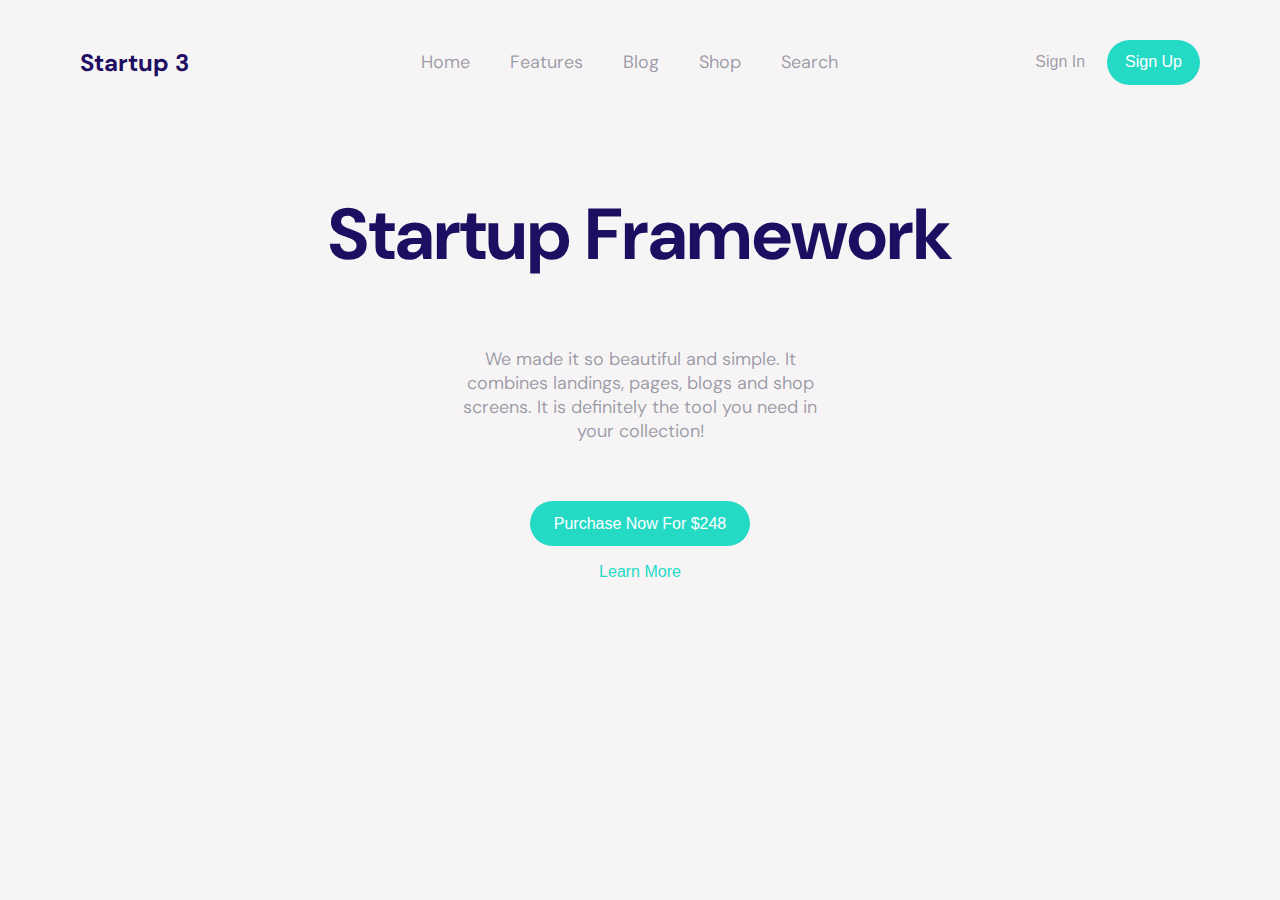
<file: index.html>
<!DOCTYPE html>
<html lang="en">
  <head>
    <meta charset="UTF-8" />
    <meta name="viewport" content="width=device-width, initial-scale=1.0" />
    <title>Document</title>
    <!-- Linking CSS to HTML -->
    <link rel="stylesheet" href="/style.css" />
  </head>
  <body>
    <header>
      <!-- Nav section -->
      <nav>
        <!-- Nav_Logo Section -->
        <div class="logo">Startup 3</div>
        <!-- Nav_Items Section -->
        <ul>
          <li>Home</li>
          <li>Features</li>
          <li>Blog</li>
          <li>Shop</li>
          <li>Search</li>
        </ul>
        <!-- Nav_Btns Section -->
        <div>
          <button>Sign In</button>
          <button>Sign Up</button>
        </div>
      </nav>
    </header>
    <main>
      <h1>Startup Framework</h1>
      <p>
        We made it so beautiful and simple. It combines landings, pages, blogs
        and shop screens. It is definitely the tool you need in your collection!
      </p>
      <div>
        <button>Purchase Now For $248</button>
        <button>Learn More</button>
      </div>
    </main>
  </body>
</html>
</file>
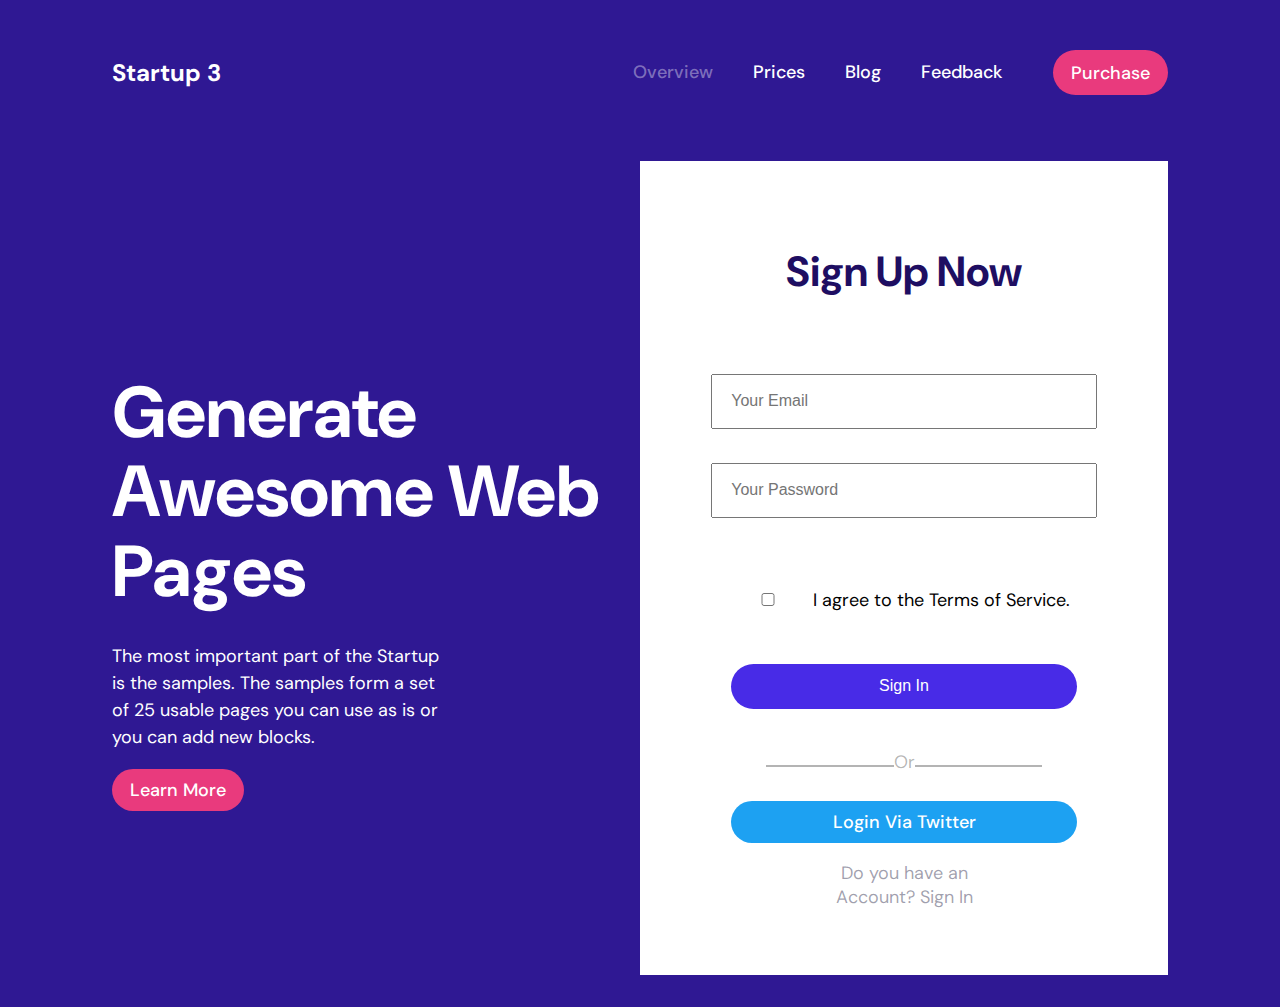
<file: header14.html>
<!DOCTYPE html>
<html lang="en">
  <head>
    <meta charset="UTF-8" />
    <meta name="viewport" content="width=device-width, initial-scale=1.0" />
    <!-- // Adding your style -->
    <link rel="stylesheet" href="/style.css" />
    <title>Startup 3</title>
  </head>
  <body class="header_14">
    <nav class="header_14_nav">
      <div class="header_14_logo">Startup 3</div>
      <div class="header_14_navlist">
        <ul>
          <li>Overview</li>
          <li>Prices</li>
          <li>Blog</li>
          <li>Feedback</li>
          <button>Purchase</button>
        </ul>
      </div>
    </nav>
    <main class="header_14_main">
      <section class="header_14_main_writeup">
        <h1>Generate Awesome Web Pages</h1>
        <p>
          The most important part of the Startup is the samples. The samples
          form a set of 25 usable pages you can use as is or you can add new
          blocks.
        </p>
        <button>Learn More</button>
      </section>
      <section class="header_14_main_form">
        <form>
          <h2>Sign Up Now</h2>
          <div>
            <input type="email" placeholder="Your Email" />
            <input type="password" placeholder="Your Password" />
          </div>
          <div class="checkbox">
            <input type="checkbox" name="" id="" />
            <span>I agree to the Terms of Service.</span>
          </div>
          <div class="main_btn_stc">
            <button class="main_sign">Sign In</button>
            <div class="div_line">
              <div class="line"></div>
              <span>Or</span>
            </div>
            <button class="main_sec_btn">Login Via Twitter</button>
          </div>
          <p>Do you have an Account? <span>Sign In</span></p>
        </form>
      </section>
    </main>
  </body>
</html>
</file>
<file: style.css>
/* Import for font family */
@import url("https://fonts.googleapis.com/css2?family=DM+Sans:opsz,wght@9..40,300;9..40,400;9..40,500;9..40,600;9..40,700;9..40,900&family=Poppins:wght@300;400;500;600;700;900&display=swap");

/* Colors */
/* #1E0E62 // blue
#25DAC5 // green
#151439 // gray */
/* Colors */

/* Browser Reset */
html,
body {
  padding: 0;
  margin: 0;
  /* Take It Like That */
  box-sizing: border-box;
}
/* Browser Reset */

body {
  background-color: rgb(246, 244, 244);
  font-family: "DM sans", sans-serif;
  font-size: 18px;
  padding: 2rem 5rem;
}

nav {
  display: flex;
  align-items: center;
  justify-content: space-between;
}

.logo {
  color: #1e0e62;
  font-size: 24px;
  font-weight: 700;
}

ul {
  list-style: none;
  display: flex;
  align-items: center;
  justify-content: center;
  gap: 2.5rem;
  color: #1514396a;
}

main {
  margin-top: 3rem;
  display: flex;
  align-items: center;
  justify-content: center;
  flex-direction: column;
}

main h1 {
  font-size: 72px;
  color: #1e0e62;
  font-weight: 700;
}

main p {
  width: 35%;
  text-align: center;
  color: #1514396a;
}

main div {
  margin-top: 2.5rem;
  display: flex;
  flex-direction: column;
  align-items: center;
  justify-content: center;
  gap: 1rem;
}

button {
  font-size: 16px;
  border-radius: 100px;
}

main div button:first-of-type,
nav div button:last-of-type {
  border: none;
  outline: none;
  background-color: #25dac5;
  color: #fff;
  height: 45px;
  width: 220px;
}

nav div button:last-of-type {
  width: auto;
  padding: 0px 18px;
  margin-left: 11px;
}

main div button:last-of-type,
nav div button:first-of-type {
  border: none;
  outline: none;
  background-color: transparent;
  color: #25dac5;
}

nav div button:first-of-type {
  color: #1514396a;
}

/* //Media Queries 0 - 600px 200px 600px */

/* Iphones or normal phones 0px - 600px */
@media only screen and (max-width: 600px) {
  body {
    padding: 2rem 1.5rem;
  }
  ul {
    display: none;
  }
  main {
    margin-top: 4rem;
  }
  main h1 {
    font-size: 58px;
    text-align: center;
    line-height: 1.2;
  }
  main p {
    width: 100%;
    text-align: center;
    color: #1514396a;
  }
}

/* Tablets and ipads min 601px max 820px */
@media only screen and (min-width: 601px) and (max-width: 820px) {
  body {
    padding: 2rem 1.5rem;
  }
  main p {
    width: 80%;
    text-align: center;
    color: #1514396a;
  }
  ul {
    display: none;
  }
}

/*  Header 14 */
.header_14 {
  background-color: #2f1893;
  padding: 2rem 7rem;
  overflow-x: hidden;
}

.header_14_nav {
  color: white;
  font-size: 24px;
  font-weight: 700;
  line-height: 1.4;
}

.header_14_navlist ul {
  color: white;
  font-size: 18px;
  font-weight: 500;
}

.header_14_navlist ul li:first-of-type {
  color: #ffffff63;
}

.header_14_navlist ul button {
  background-color: #e93a7d !important;
  color: #fff !important;
  font-family: inherit !important;
  font-size: 18px;
  font-weight: 500;
}

.header_14_main {
  margin-top: 3rem;
  display: grid;
  grid-template-columns: repeat(2, 1fr);
}

.header_14_main_writeup {
  margin-top: 0;
}

.header_14_main_writeup h1 {
  line-height: 1.1;
  color: #ffffff;
  margin-bottom: 0;
}

.header_14_main_writeup p {
  width: 65%;
  color: #fff;
  text-align: start;
  margin-top: 2rem;
  line-height: 1.5;
}

.header_14_main_writeup button {
  background-color: #e93a7d !important;
  color: #fff !important;
  font-family: inherit !important;
  font-size: 18px;
  font-weight: 500;
  padding: 9px 18px;
  border: none;
  outline: none;
}

.header_14_main_form form {
  background-color: #fff;
  display: flex;
  flex-direction: column;
  align-items: center;
  justify-content: center;
  padding: 3rem;
}

.header_14_main_form form h2 {
  font-size: 42px;
  font-weight: 700;
  color: #1e0e62;
}

.header_14_main_form form div {
  width: 80%;
}

.header_14_main_form form div input {
  width: 100%;
  padding: 18px;
  margin-bottom: 18px;
}

.header_14_main_form form div input::placeholder {
  font-size: 16px;
  font-family: inherit !important;
}

.header_14_main_form form .checkbox {
  display: flex;
  flex-direction: row;
  align-items: center;
  justify-content: center;
}

.header_14_main_form form .checkbox input {
  width: 15%;
  height: 100%;
  margin-top: 17px;
}

.main_btn_stc {
  width: 80%;
  display: flex;
  flex-direction: column;
  align-items: center;
  justify-content: center;
}

.main_btn_stc button {
  width: 100%;
}

.main_btn_stc .main_sign {
  width: 100%;
  background-color: #482be7;
}

.main_sec_btn {
  background-color: #1da1f2 !important;
  color: #fff !important;
  font-family: inherit !important;
  font-size: 18px;
  font-weight: 500;
  padding: 9px 18px;
  border: none;
  outline: none;
}

.div_line {
  height: auto;
  width: auto;
  margin-top: 0;
  position: relative;
}

.div_line span {
  /* border: 1px solid red; */
  background-color: white;
  color: rgba(0, 0, 0, 0.294);
  position: absolute;
  top: 25px;
}

.div_line .line {
  height: 2px;
  width: 100%;
  margin-bottom: 18px;
  background-color: rgba(0, 0, 0, 0.294);
}
/*  Header 14 */

/* Media query  */

@media only screen and (max-width: 600px) {
  .header_14_main {
    display: flex;
    gap: 2rem;
    align-items: center;
    justify-content: center;
    overflow-x: hidden;
  }

  .header_14_main_form form {
    padding: 1rem 2rem;
    margin: 1rem 1.2rem;
    align-items: start;
  }

  .header_14_main_form form h2, div, div input, input::placeholder {
    padding-left: 2rem;
    padding-right: 2rem;
  }

  .header_14_main_form form h2 {
    font-size: 25px;
  }

  .header_14_main {
    margin-top: 0.5rem;
  }

  .header_14_main h1 {
    font-size: 35px;
  }

  .header_14_main p {
    font-size: 15px;
  }

  .header_14 {
    margin: 1rem 1.2rem;
    padding: 0;
  }
}

@media only screen and (min-width: 601px) and (max-width: 900px) {
.CTA_form button {
width: 65% !important;
/* padding: 1rem 2rem; */
}

main .hero .hero_details form button {
width: 40% !important;
}

/* I Added A Better Responsiveness For Ipad */
.footer {
grid-template-columns: repeat(2, 1fr);
place-items: center center;
}
}

@media only screen and (min-width: 900px) and (max-width: 1023px) {
  .header_14_main {
    display: flex;
    gap: 2rem;
    align-items: center;
    justify-content: center;
    overflow-x: hidden;
  }

  .header_14_main_form form {
    padding: 1rem 2rem;
    /* margin: 1rem 1.2rem; */
    align-items: start;
  }

  .header_14_main_form form h2, div, div input, input::placeholder {
    padding-left: 4rem;
    padding-right: 4rem;
  }

  .header_14_main_form form h2 {
    font-size: 35px;
  }

  .header_14_main {
    margin-top: 0.5rem;
  }

  .header_14_main h1 {
    font-size: 45px;
  }

  .header_14_main p {
    font-size: 25px;
  }

  .header_14 {
    margin: 2rem 4rem;
    padding: 0;
  }
}
</file>
